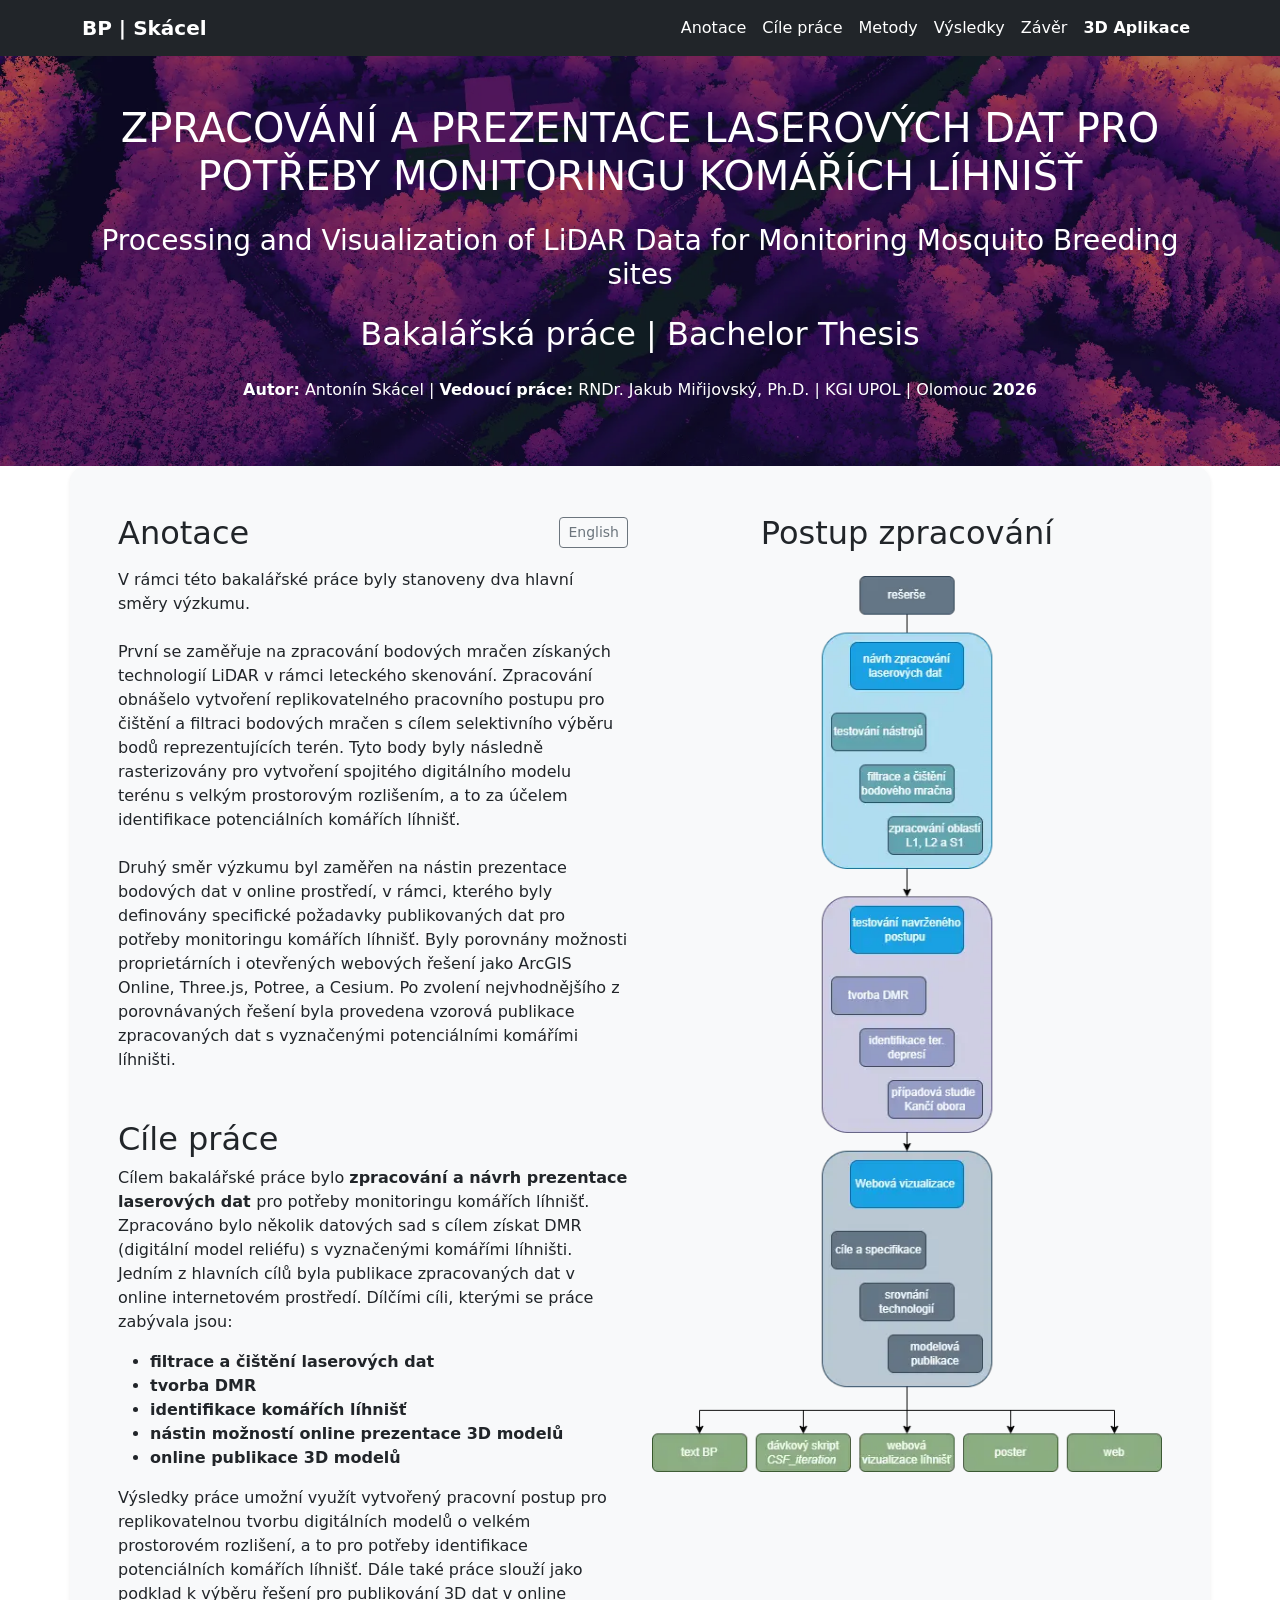
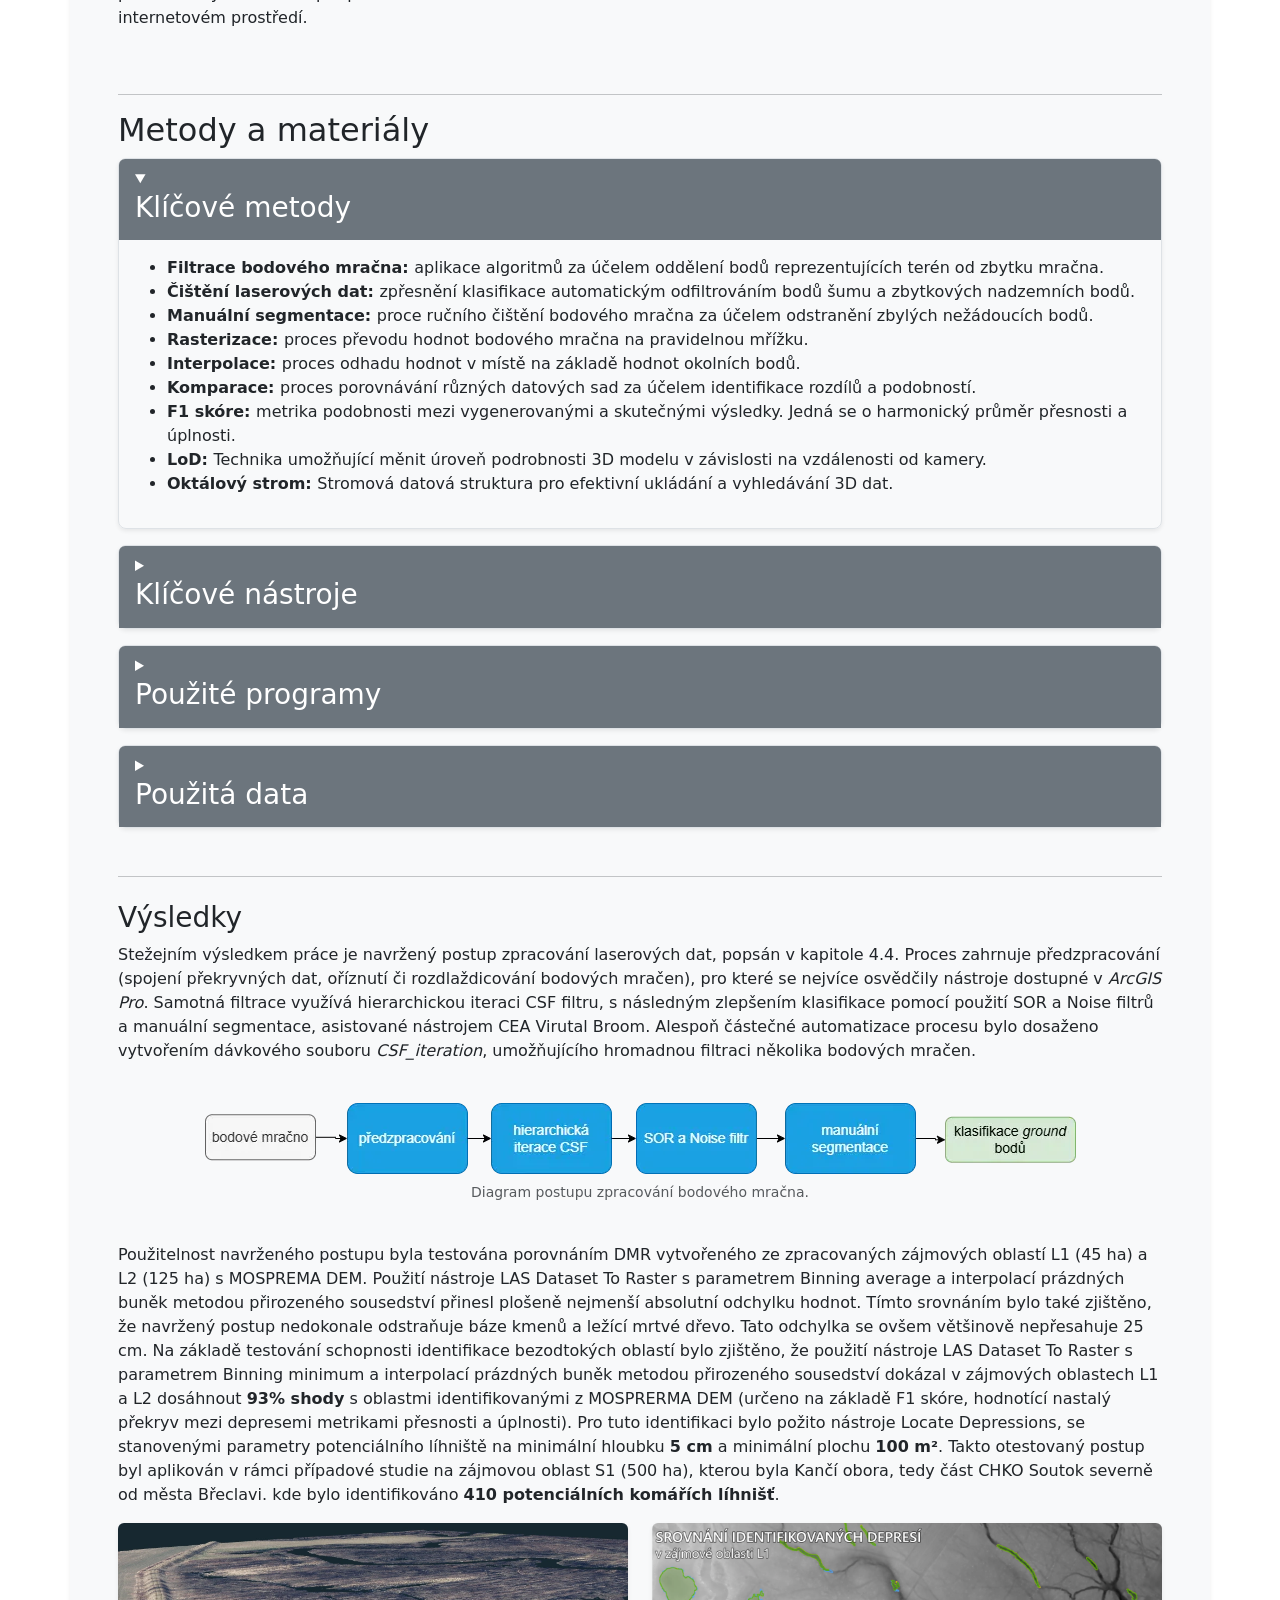
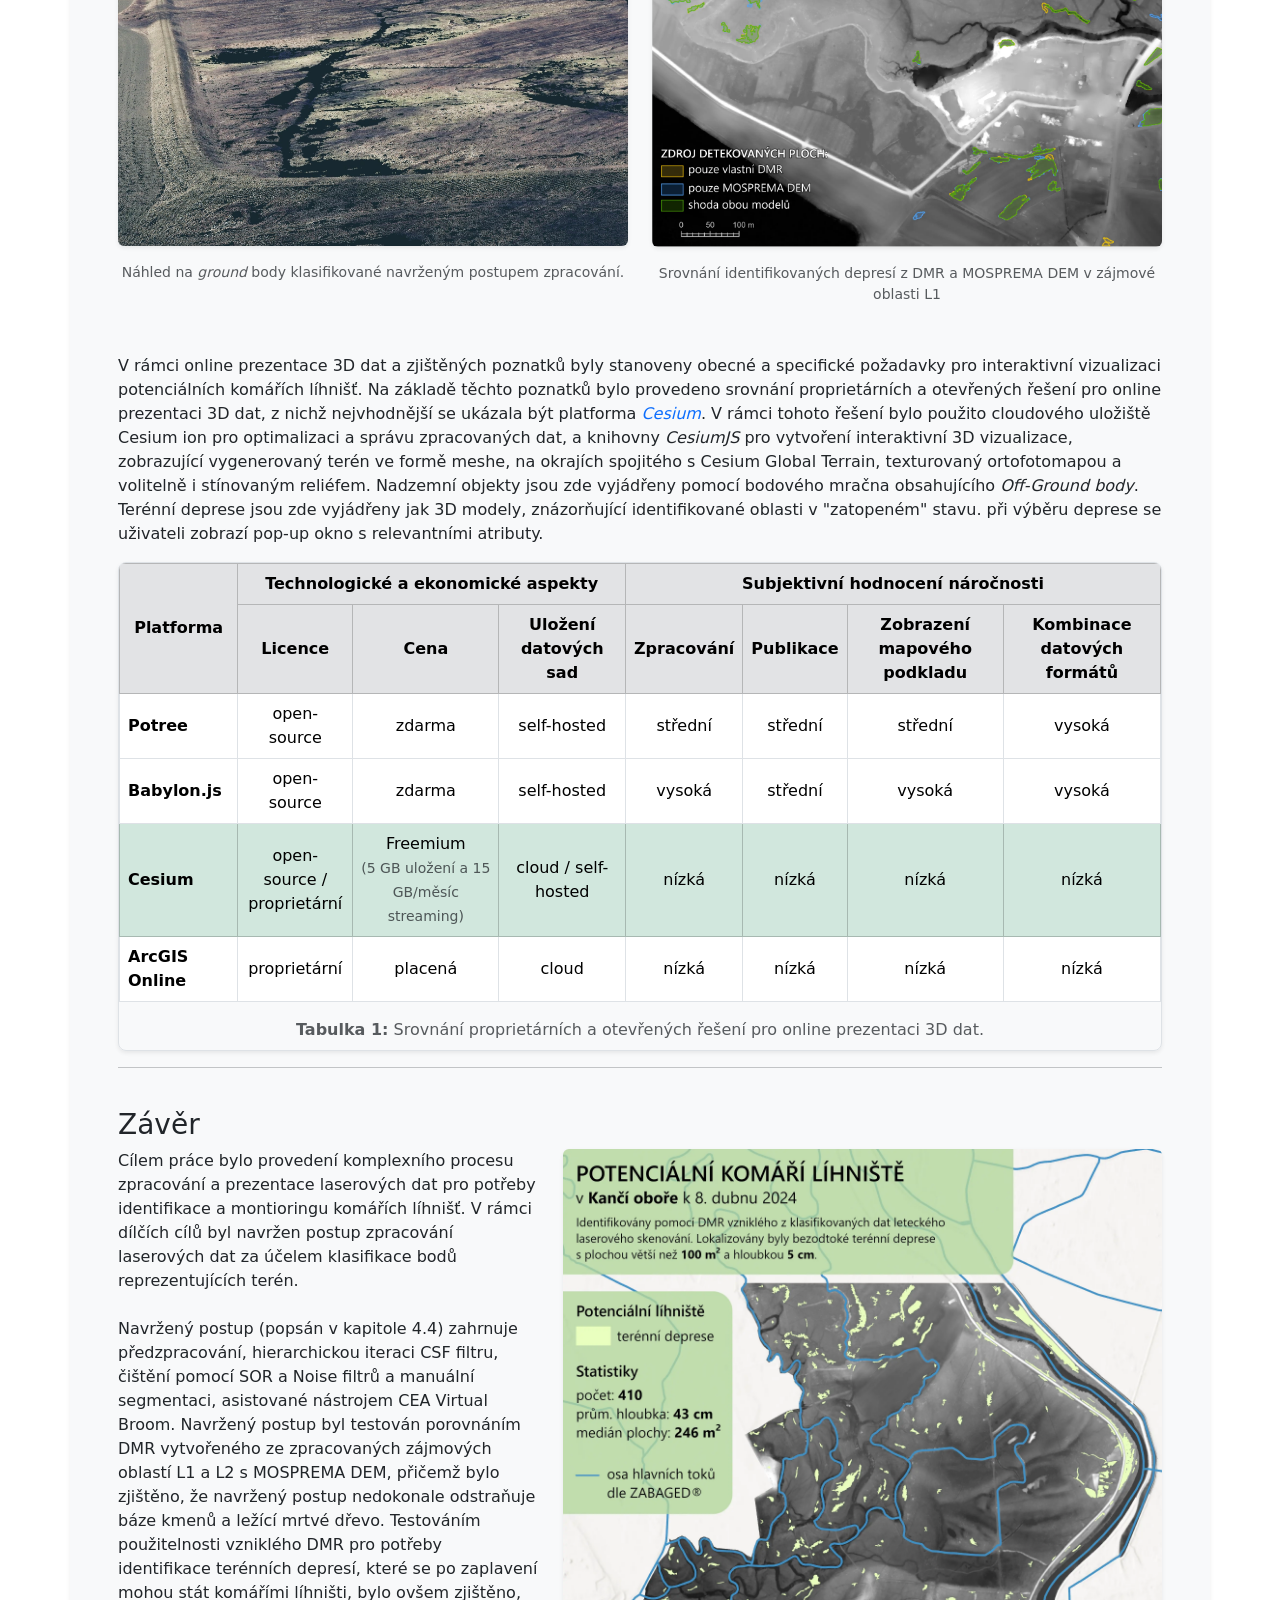
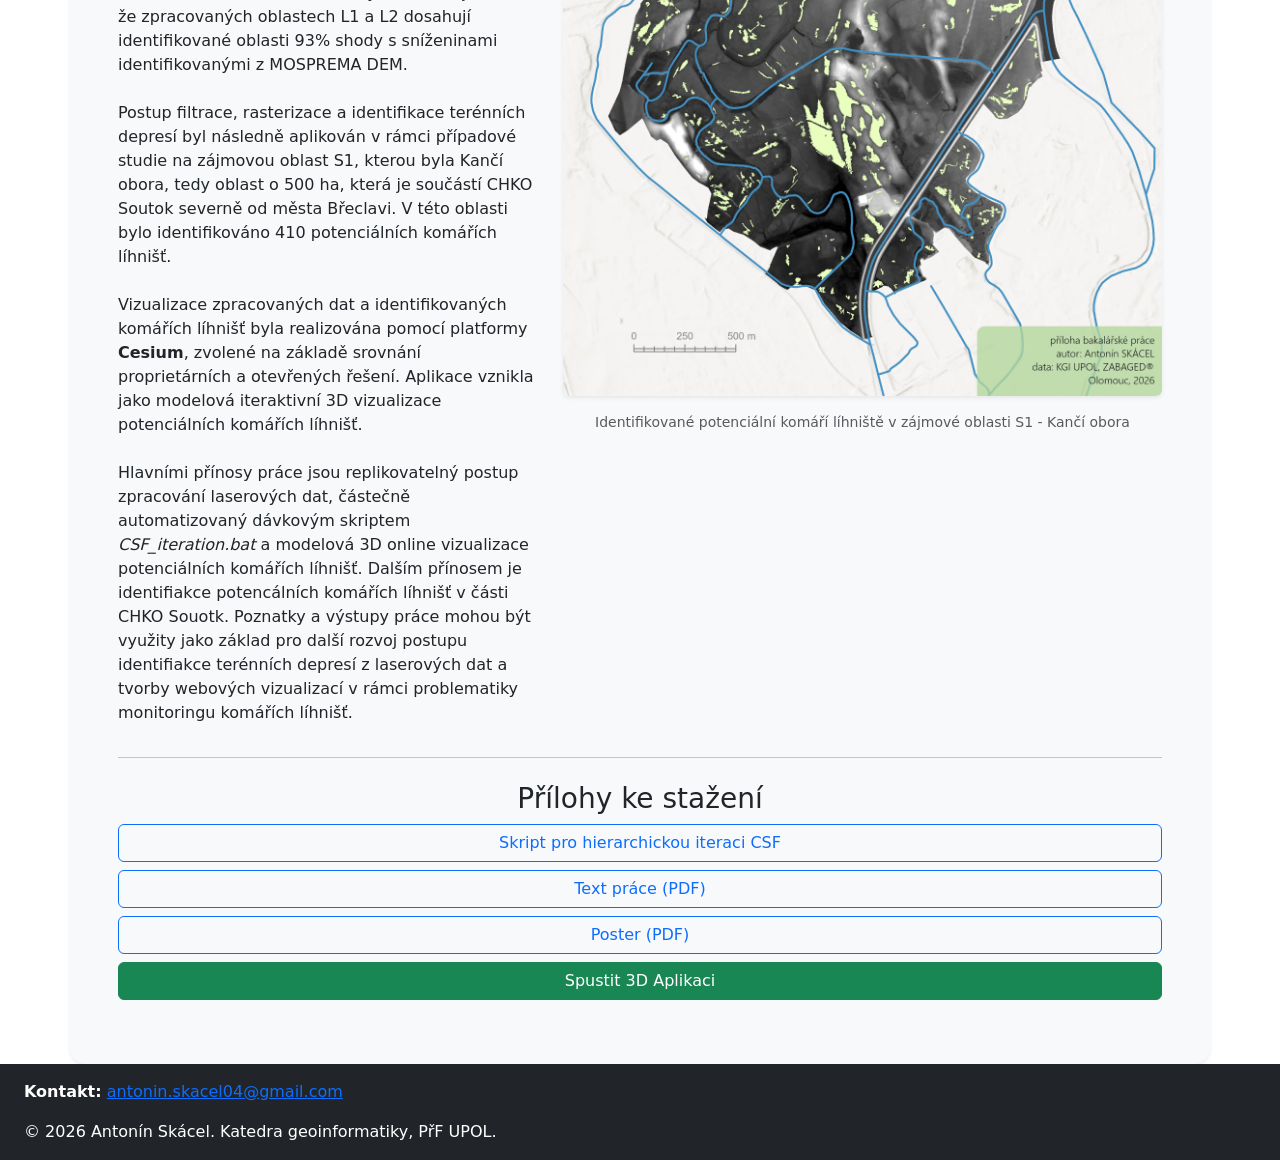
<file: index.html>
<!DOCTYPE html>
<html lang="cs">
<head>
    <meta charset="UTF-8">
    <meta name="description" content="webová stránka bakalářské práce">
    <meta name="author" content="Antonín Skácel">
    <meta name="viewport" content="width=device-width, initial-scale=1.0">
    <title>webová stránka bakalářské práce | Antonín Skácel</title>
    <link href="./css/bootstrap.min.css" rel="stylesheet">
    <link href="./css/styl.css" rel="stylesheet">
</head>
<body>
    <!-- Navigace -->
    <nav class="bg-dark sticky-top py-2">
  <div class="container d-flex flex-wrap align-items-center justify-content-between">
    
    <a class="text-white text-decoration-none fs-5 fw-bold mb-2 mb-md-0" href="#">
      BP | Skácel
    </a>

    <ul class="nav">
      <li class="nav-item"><a class="nav-link text-white px-2" href="#anotace">Anotace</a></li>
      <li class="nav-item"><a class="nav-link text-white px-2" href="#cile">Cíle práce</a></li>
      <li class="nav-item"><a class="nav-link text-white px-2" href="#metody">Metody</a></li>
      <li class="nav-item"><a class="nav-link text-white px-2" href="#vysledky">Výsledky</a></li>
      <li class="nav-item"><a class="nav-link text-white px-2" href="#zaver">Závěr</a></li>
      <li class="nav-item"><a class="nav-link text-white px-2 fw-bold" href="./cesium/cesiumlihniste.html">3D Aplikace</a></li>
    </ul>
    
  </div>
</nav>

    <!--header-->
    <header id="header" class="py-5">
        <div class="container">
            <h1>ZPRACOVÁNÍ A PREZENTACE LASEROVÝCH DAT PRO POTŘEBY MONITORINGU KOMÁŘÍCH LÍHNIŠŤ</h1>
            <h2 class="mt-4 h3">Processing and Visualization of LiDAR Data for Monitoring Mosquito Breeding sites</h2>
            <h2 class="mt-4">Bakalářská práce | Bachelor Thesis</h2>
            <p class="mt-4"><strong>Autor:</strong> Antonín Skácel | <strong>Vedoucí práce:</strong> RNDr. Jakub Miřijovský, Ph.D. | KGI UPOL | Olomouc <strong>2026</strong></p>
        </div>
    </header>

    <!--Hlavní obsah-->
    <main class="container bg-light px-md-5 py-5 rounded-4 shadow-sm">
        <!--anotace a cíle práce-->
        <section class="row mb-5 align-items-start">
            <!--anotace a přepínač jazyků-->
            <div class="col-md-6">

                <div id="anotace" class="mb-5 position-relative">
    
                <input type="checkbox" id="langToggle" class="d-none">

                <div class="d-flex justify-content-between align-items-center mb-3">
                    <h2 class="mb-0">
                        <span class="title-cz">Anotace</span>
                        <span class="title-en">Abstract</span>
                    </h2>
                    
                    <label for="langToggle" class="btn btn-outline-secondary btn-sm lang-btn cursor-pointer"></label>
                </div>

                <div class="text-cz">
                    <p>V rámci této bakalářské práce byly stanoveny dva hlavní směry výzkumu.<br>
                        <br>První se zaměřuje na zpracování bodových mračen získaných technologií LiDAR v rámci leteckého skenování. Zpracování obnášelo vytvoření replikovatelného pracovního postupu pro čištění a filtraci bodových mračen s cílem selektivního výběru bodů reprezentujících terén. Tyto body byly následně rasterizovány pro vytvoření spojitého digitálního modelu terénu s velkým prostorovým rozlišením, a to za účelem identifikace potenciálních komářích líhnišť.
                        <br><br>Druhý směr výzkumu byl zaměřen na nástin prezentace bodových dat v online prostředí, v rámci, kterého byly definovány specifické požadavky publikovaných dat pro potřeby monitoringu komářích líhnišť. Byly porovnány možnosti proprietárních i otevřených webových řešení jako ArcGIS Online, Three.js, Potree, a Cesium. Po zvolení nejvhodnějšího z porovnávaných řešení byla provedena vzorová publikace zpracovaných dat s vyznačenými potenciálními komářími líhništi.
                    </p>
                </div>

                <div class="text-en">
                    <p>This bachelor's thesis identified two main areas of research.<br>
                        <br>The first focuses on the processing of point clouds acquired using LiDAR technology during aerial scanning. The processing involved creating a reproducible workflow for cleaning and filtering point clouds with the aim of selectively choosing points representing the terrain. These points were subsequently rasterized to create a continuous digital terrain model with high spatial resolution, for the purpose of identifying potential mosquito breeding sites.
                        <br><br>The second research direction focused on outlining the presentation of point data in an online environment, within which specific requirements for published data were defined for the needs of monitoring mosquito breeding sites. The capabilities of both proprietary and open-source web solutions, such as ArcGIS Online, Three.js, Potree, and Cesium, were compared. After selecting the most suitable solution from those compared, a sample publication of the processed data was created, highlighting potential mosquito breeding sites.
                    </p>
                </div>

            </div>
                
                <div id="cile" class="mb-6"> <h2>Cíle práce</h2>
                    <p>Cílem bakalářské práce bylo <strong>zpracování a návrh prezentace laserových dat </strong>pro potřeby monitoringu komářích líhnišť. Zpracováno bylo několik datových sad s cílem získat DMR (digitální model reliéfu) s vyznačenými komářími líhništi. Jedním z hlavních cílů byla publikace zpracovaných dat v online internetovém prostředí. Dílčími cíli, kterými se práce zabývala jsou:</p>
                    <ul>
                        <li><strong>filtrace a čištění laserových dat</strong>
                            <!--<p>V rámci tohoto dílčího cíle bylo nutné vytvořit replikovatelný postup zpracování bodových mračen tak, aby výstupem byly pouze body reprezentující povrch. Bylo nutné nutné zvolit 
                                a odůvodnit výběr metod a nástrojů dostupných v proprietárních SW (software) 3Dsurvey, ArcGIS Pro a otevřeném SW CloudCompare.</p>-->
                        </li>
                        <li><strong>tvorba DMR</strong>
                            <!--<p>V rámci tohoto dílčího cíle je třeba z klasifikovaných laserových dat vytvořit digitální model reliéfu (DMR) s vysokým prostorovým rozlišením. Použitá metody tvorby DMR musí být popsána a odůvodněna, její výsledek bude porovnán s poskytnutým MOSPREMA DEM.</p>-->
                        </li>
                        <li><strong>identifikace komářích líhnišť</strong>
                            <!--<p>V rámci tohoto dílčího cíle je třeba identifikovat a vyznačit komáří líhniště na základě zpracovaných laserových dat.</p>-->
                        </li>
                        <li><strong>nástin možností online prezentace 3D modelů</strong>
                            <!--<p>V rámci tohoto dílčího cíle budou stanoveny požadavky na publikování 3D prostorových dat pro potřeby monitoringu komářích líhnišť v online internetovém prostředí. Porovnány budou nejvhodnější proprietární a otevřená řešení zvolená v rámci rešerše.</p>-->
                        </li>
                        <li><strong>online publikace 3D modelů</strong>
                            <!--<p>V rámci tohoto dílčího cíle bude provedena samotná publikace 3D prostorových dat, a to na vybraném řešení a v souladu s požadavky stanovenými v předchozím kroku.</p>-->
                        </li>
                    </ul>
                    <p>Výsledky práce umožní využít vytvořený pracovní postup pro replikovatelnou tvorbu digitálních modelů o velkém prostorovém rozlišení, a to pro potřeby identifikace potenciálních komářích líhnišť. Dále také práce slouží jako podklad k výběru řešení pro publikování 3D dat v online internetovém prostředí.</p>
                </div>
            </div>

            <div class="col-md-6 text-center">
                <h2 class="pb-3">Postup zpracování</h2>
                <img src="./img/flowchart.webp" alt="postup zpracování" class="img-fluid">
            </div>
        </section>
        <hr>
        <!--metody-->
        <section id="metody" class="mb-5">
            <h2>Metody a materiály</h2>
            <details class="mb-3 border rounded-3 shadow-sm" open>
                <summary class="bg-secondary text-white px-3 py-2 rounded-top cursor-pointer"><h3>Klíčové metody</h3></summary>
                <div class="p-3">
                    <ul>
                        <li><b>Filtrace bodového mračna: </b>aplikace algoritmů za účelem oddělení bodů reprezentujících terén od zbytku mračna.</li>
                        <li><b>Čištění laserových dat: </b>zpřesnění klasifikace automatickým odfiltrováním bodů šumu a zbytkových nadzemních bodů.</li>
                        <li><b>Manuální segmentace: </b>proce ručního čištění bodového mračna za účelem odstranění zbylých nežádoucích bodů.</li>
                        <li><b>Rasterizace: </b>proces převodu hodnot bodového mračna na pravidelnou mřížku.</li>
                        <li><b>Interpolace: </b>proces odhadu hodnot v místě na základě hodnot okolních bodů.</li>
                        <li><b>Komparace: </b>proces porovnávání různých datových sad za účelem identifikace rozdílů a podobností.</li>
                        <li><b>F1 skóre: </b>metrika podobnosti mezi vygenerovanými a skutečnými výsledky. Jedná se o harmonický průměr přesnosti a úplnosti.</li>
                        <li><b>LoD: </b>Technika umožňující měnit úroveň podrobnosti 3D modelu v závislosti na vzdálenosti od kamery.</li>
                        <li><b>Oktálový strom: </b>Stromová datová struktura pro efektivní ukládání a vyhledávání 3D dat.</li>
                    </ul>
                </div>
            </details>

            <details class="mb-3 border rounded-3 shadow-sm">
                <summary class="bg-secondary text-white px-3 py-2 rounded-top cursor-pointer"><h3>Klíčové nástroje</h3></summary>
                <div class="p-3">
                    <ul>
                        <li><b>Filtrace laserových dat: </b>Cloth Simulation Filter (CSF) v SW <em>CloudCompare</em> a poloautomatická klasifikace bodového mračna v SW <em>3DSurvey</em></li>
                        <li><b>Čištění laserových dat: </b>SOR a Noise filtry, CEA Virtual Broom v SW <em>CloudCompare</em> a nástroje pro manuální segmentaci bodového mračna v SW <em>3DSurvey</em></li>
                        <li><b>Tvorba DMR: </b>nástroj LAS Dataset To Raster v SW <em>ArcGIS Pro</em></li>
                        <li><b>Identifikace potenciálních komářích líhnišť: </b>Locate Depressions v SW <em>ArcGIS Pro</em></li>
                        <li><b>Online prezentace 3D modelů: </b> platforma <em>Cesium</em> a WebGL <em>Potree</em></li>
                    </ul>
                </div>
            </details>
            <details class="mb-3 border rounded-3 shadow-sm">
                <summary class="bg-secondary text-white px-3 py-2 rounded-top cursor-pointer"><h3>Použité programy</h3></summary>
                <div class="p-3">
                    <ul>
                        <li><b>CloudComapre: </b>Zpracování laserových dat</li>
                        <li><b>3DSurvey: </b>Zpracování laserových dat</li>
                        <li><b>ArcGIS Pro: </b>Tvorba DMR, identifikace terénních depresí a vizualizace</li>
                        <li><b>Cesium ion: </b>Optimalizace, uložení a prezentace dat</li>
                        <li><b>CesiumJS: </b>Vizualizace 3D modelů v online prostředí</li>
                        <li><b>Potree: </b>Vizualizace masivního bodového mračna</li>
                        <li><b>PotreeConverter: </b> Optimalizace masivního bodového mračna</li>
                    </ul>
                </div>
            </details>
            <details class="mb-3 border rounded-3 shadow-sm">
                <summary class="bg-secondary text-white px-3 py-2 rounded-top cursor-pointer"><h3>Použitá data</h3></summary>
                <div class="p-3">
                    <ul>
                        <li><b>MOSPREMA LiDAR: </b>výsledky leteckého skenování CHKO Litovelské Pomoraví ve formátu LAZ. Použita pro testování postupu zpracování zájmových oblasti L1 a L2.</li>
                        <li><b>Soutok LiDAR: </b>výsledky leteckého skenování části CHKO Soutok ve formátu LAZ. Použita pro testování hromadného zpracování zájmové oblasti S1 v rámci případové studie části CHKO Soutok - Kančí obory.</li>
                        <li><b>MOSPREMA DEM: </b>digitální model terénu vzniklý z MOSPREMA LiDAR dat. Použit ke komparaci s vytvořeným DMR.</li>
                        <li><b>ArcČR: </b>vektorová databáze obsahující administrativní datové vrstvy. V rámci práce využita pro tvorbu mapových vizualizací.</li>
                        <li><b>HY_P: </b>vektorová databáze z INSPIRE tématu VODSTVO, použitá pro filtraci identifikovaných bezodtokých oblastí.</li>
                        <li><b>VZCHU: </b>vektorová vrstva velkopločných zvláštně chráněných území, poskytovaná AOPK ČR.</li>
                        <li><b>Klad listů SM5: </b>vektorová síť mřížka listů Státní mapy 1 : 5 000. Použita pro rozčlenění zájmové oblasti S1</li>
                    </ul>
                </div>
            </details>
        </section>
        <hr>
        <section>
            <h2 id="vysledky" class=" h3 mt-4">Výsledky</h2>
            <p>Stežejním výsledkem práce je navržený postup zpracování laserových dat, popsán v kapitole 4.4. Proces zahrnuje předzpracování (spojení překryvných dat, oříznutí či rozdlaždicování bodových mračen), pro které se nejvíce osvědčily nástroje dostupné v <em>ArcGIS Pro</em>.
            Samotná filtrace využívá hierarchickou iteraci CSF filtru, s následným zlepšením klasifikace pomocí použití SOR a Noise filtrů a manuální segmentace, asistované nástrojem CEA Virutal Broom.
            Alespoň částečné automatizace procesu bylo dosaženo vytvořením dávkového souboru <em>CSF_iteration</em>, umožňujícího hromadnou filtraci několika bodových mračen.<br>
            <br></p> 
            
            <figure class="figure text-center d-block">
             <img src="./img/zpracovani_mracna.webp" alt="zpracování mračna" class="figure-img img-fluid d-block mx-auto">
             <figcaption class="figure-caption text-center">Diagram postupu zpracování bodového mračna.</figcaption>
            </figure>
            <p><br>Použitelnost navrženého postupu byla testována porovnáním DMR vytvořeného ze zpracovaných zájmových oblastí L1 (45 ha) a L2 (125 ha) s MOSPREMA DEM. Použití nástroje LAS Dataset To Raster s parametrem Binning average a interpolací prázdných buněk metodou přirozeného sousedství přinesl plošeně nejmenší absolutní odchylku hodnot. Tímto srovnáním bylo také zjištěno, že navržený postup nedokonale odstraňuje báze kmenů a ležící mrtvé dřevo. Tato odchylka se ovšem většinově nepřesahuje 25 cm.
            Na základě testování schopnosti identifikace bezodtokých oblastí bylo zjištěno, že použití nástroje LAS Dataset To Raster s parametrem Binning minimum a interpolací prázdných buněk metodou přirozeného sousedství dokázal v zájmových oblastech L1 a L2 dosáhnout <strong>93% shody</strong> s oblastmi identifikovanými z MOSPRERMA DEM (určeno na základě F1 skóre, hodnotící nastalý překryv mezi depresemi metrikami přesnosti a úplnosti). Pro tuto identifikaci bylo požito nástroje Locate Depressions, se stanovenými parametry potenciálního líhniště na minimální hloubku <strong>5 cm</strong> a minimální plochu <strong>100 m²</strong>.
            Takto otestovaný postup byl aplikován v rámci případové studie na zájmovou oblast S1 (500 ha), kterou byla Kančí obora, tedy část CHKO Soutok severně od města Břeclavi. kde bylo identifikováno <strong>410 potenciálních komářích líhnišť</strong>.</p>

                <div class="row g-4 mb-5">
                    
                    <div class="col-md-6">
                        <figure class="figure mb-0">
                            <img src="./img/Ground_Points_closeup.webp" class="figure-img img-fluid rounded shadow-sm" alt="Srovanni depresi L1">
                            <figcaption class="figure-caption text-center mt-2">
                                Náhled na <em>ground</em> body klasifikované navrženým postupem zpracování.
                            </figcaption>
                        </figure>
                    </div>

                    <div class="col-md-6">
                        <figure class="figure mb-0">
                            <img src="./img/L1Deprese_label.webp" class="figure-img img-fluid rounded shadow-sm" alt="Srovanni depresi L1">
                            <figcaption class="figure-caption text-center mt-2">
                                Srovnání identifikovaných depresí z DMR a MOSPREMA DEM v zájmové oblasti L1
                            </figcaption>
                        </figure>
                    </div>
                </div>
            <p>V rámci online prezentace 3D dat a zjištěných poznatků byly stanoveny obecné a specifické požadavky pro interaktivní vizualizaci potenciálních komářích líhnišť. Na základě těchto poznatků bylo provedeno srovnání proprietárních a otevřených řešení pro online prezentaci 3D dat, z nichž nejvhodnější se ukázala být platforma <a href="https://cesium.com" class="text-decoration-none"><em>Cesium</em></a>. V rámci tohoto řešení bylo použito cloudového uložiště Cesium ion pro optimalizaci a správu zpracovaných dat, a knihovny <em>CesiumJS</em> pro vytvoření interaktivní 3D vizualizace, zobrazující vygenerovaný terén ve formě meshe, na okrajích spojitého s Cesium Global Terrain, texturovaný ortofotomapou a volitelně i stínovaným reliéfem. Nadzemní objekty jsou zde vyjádřeny pomocí bodového mračna obsahujícího <em>Off-Ground body</em>. Terénní deprese jsou zde vyjádřeny jak 3D modely, znázorňující identifikované oblasti v "zatopeném" stavu. při výběru deprese se uživateli zobrazí pop-up okno s relevantními atributy.</p>

                <div class="table-responsive shadow-sm rounded-3 border mb-2">
                    <table class="table table-hover table-bordered align-middle text-center mb-0">
                        <caption class="table-caption text-center mb-0 mt-2">
                            <strong>Tabulka 1:</strong> Srovnání proprietárních a otevřených řešení pro online prezentaci 3D dat.
                        </caption>
                        <thead class="table-secondary">
                            <tr>
                                <th rowspan="2" class="align-middle">Platforma</th>
                                <th colspan="3">Technologické a ekonomické aspekty</th>
                                <th colspan="4">Subjektivní hodnocení náročnosti</th>
                            </tr>
                            <tr>
                                <th class="align-middle">Licence</th>
                                <th class="align-middle">Cena</th>
                                <th class="align-middle">Uložení datových sad</th>
                                <th class="align-middle">Zpracování</th>
                                <th class="align-middle">Publikace</th>
                                <th class="align-middle">Zobrazení mapového podkladu</th>
                                <th class="align-middle">Kombinace datových formátů</th>
                            </tr>
                        </thead>
                        
                        <tbody>
                            <tr>
                                <th scope="row" class="text-start">Potree</th>
                                <td>open-source</td>
                                <td>zdarma</td>
                                <td>self-hosted</td>
                                <td>střední</td>
                                <td>střední</td>
                                <td>střední</td>
                                <td>vysoká</td>
                            </tr>
                            
                            <tr>
                                <th scope="row" class="text-start">Babylon.js</th>
                                <td>open-source</td>
                                <td>zdarma</td>
                                <td>self-hosted</td>
                                <td>vysoká</td>
                                <td>střední</td>
                                <td>vysoká</td>
                                <td>vysoká</td>
                            </tr>
                            
                            <tr class="table-success">
                                <th scope="row" class="text-start">Cesium</th>
                                <td>open-source /<br>proprietární</td>
                                <td>Freemium<br><small class="text-muted">(5 GB uložení a 15 GB/měsíc streaming)</small></td>
                                <td>cloud / self-hosted</td>
                                <td>nízká</td>
                                <td>nízká</td>
                                <td>nízká</td>
                                <td>nízká</td>
                            </tr>
                            
                            <tr>
                                <th scope="row" class="text-start">ArcGIS Online</th>
                                <td>proprietární</td>
                                <td>placená</td>
                                <td>cloud</td>
                                <td>nízká</td>
                                <td>nízká</td>
                                <td>nízká</td>
                                <td>nízká</td>
                            </tr>
                        </tbody>
                    </table>
                </div>
        </section>
        <hr>
        <section>
            <div class="row">
                <h2 id="zaver" class=" h3 mt-4">Závěr</h2>
                <div class="col-md-5">
                    <p>Cílem práce bylo provedení komplexního procesu zpracování a prezentace laserových dat pro potřeby identifikace a montioringu komářích líhnišť. V rámci dílčích cílů byl navržen postup zpracování laserových dat za účelem klasifikace bodů reprezentujících terén.
                        <br><br>Navržený postup (popsán v kapitole 4.4) zahrnuje předzpracování, hierarchickou iteraci CSF filtru, čištění pomocí SOR a Noise filtrů a manuální segmentaci, asistované nástrojem CEA Virtual Broom. Navržený postup byl testován porovnáním DMR vytvořeného ze zpracovaných zájmových oblastí L1 a L2 s MOSPREMA DEM, přičemž bylo zjištěno, že navržený postup nedokonale odstraňuje báze kmenů a ležící mrtvé dřevo. Testováním použitelnosti vzniklého DMR pro potřeby identifikace terénních depresí, které se po zaplavení mohou stát komářími líhništi, bylo ovšem zjištěno, že zpracovaných oblastech L1 a L2 dosahují identifikované oblasti 93% shody s sníženinami identifikovanými z MOSPREMA DEM.<br><br>
                        Postup filtrace, rasterizace a identifikace terénních depresí byl následně aplikován v rámci případové studie na zájmovou oblast S1, kterou byla Kančí obora, tedy oblast o 500 ha, která je součástí CHKO Soutok severně od města Břeclavi. V této oblasti bylo identifikováno 410 potenciálních komářích líhnišť.<br><br>
                        Vizualizace zpracovaných dat a identifikovaných komářích líhnišť byla realizována pomocí platformy <strong>Cesium</strong>, zvolené na základě srovnání proprietárních a otevřených řešení. Aplikace vznikla jako modelová iteraktivní 3D vizualizace potenciálních komářích líhnišť.  
                        <br><br>Hlavními přínosy práce jsou replikovatelný postup zpracování laserových dat, částečně automatizovaný dávkovým skriptem <em>CSF_iteration.bat</em> a modelová 3D online vizualizace potenciálních komářích líhnišť. Dalším přínosem je identifiakce potencálních komářích líhnišť v části CHKO Souotk. Poznatky a výstupy práce mohou být využity jako základ pro další rozvoj postupu identifiakce terénních depresí z laserových dat a tvorby webových vizualizací v rámci problematiky monitoringu komářích líhnišť.
                </div>
                <div class="col-md-7">
                    <figure class="figure mb-0">
                        <img src="./img/Obora_Viz.webp" class="figure-img img-fluid rounded shadow-sm w-100" alt="Deprese obora">
                        <figcaption class="figure-caption text-center mt-2">
                            Identifikované potenciální komáří líhniště v zájmové oblasti S1 - Kančí obora
                        </figcaption>
                    </figure>
                </div>
            </div>
        </section>
        <hr>
        <section>
            <div class="bg-light rounded">
                <h2 class="h3 mt-4 text-center">Přílohy ke stažení</h2>
                <ul class="list-unstyled">
                    <li><a href="./docs/CSF_iteration.rar" class="btn btn-outline-primary mb-2 w-100">Skript pro hierarchickou iteraci CSF</a></li>
                    <li><a href="./docs/BC_SKACEL.docx" class="btn btn-outline-primary mb-2 w-100">Text práce (PDF)</a></li>
                    <li><a href="./docs/skacel.pdf" class="btn btn-outline-primary mb-2 w-100">Poster (PDF)</a></li>
                    <li><a href="./cesium/cesiumlihniste.html" class="btn btn-success w-100">Spustit 3D Aplikaci</a></li>
                </ul>
            </div>
        </section>

    </main>

    <footer class="bg-dark text-white text-left py-3 px-4">
        <p><strong>Kontakt:</strong> <a href="mailto:antonin.skacel04@gmail.com">antonin.skacel04@gmail.com</a></p>
        <p class="mb-0">&copy; 2026 Antonín Skácel. Katedra geoinformatiky, PřF UPOL.</p>
    </footer>

</body>
</html>
</file>
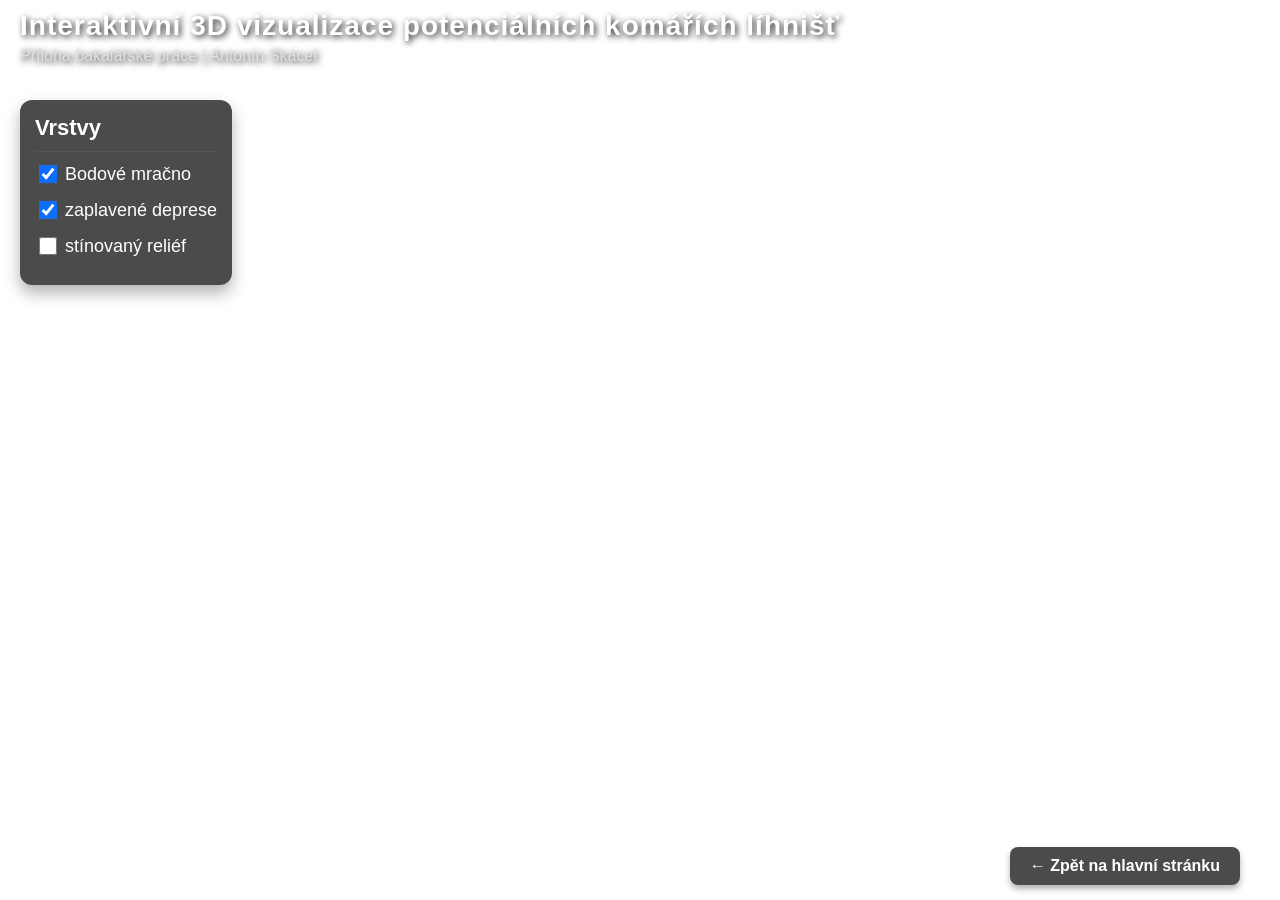
<file: cesium/cesiumlihniste.html>
<!DOCTYPE html>
<html lang="cs">
  <head>
    <meta charset="utf-8">
    <meta name="description" content="webová aplikace - příloha bakalářské práce">
    <meta name="author" content="Antonín Skácel">
    <script src="https://cesium.com/downloads/cesiumjs/releases/1.139.1/Build/Cesium/Cesium.js"></script>
    <link href="https://cesium.com/downloads/cesiumjs/releases/1.139.1/Build/Cesium/Widgets/widgets.css" rel="stylesheet">
    <link href="./css/style.css" rel="stylesheet">
    <link rel="icon" href="data:,">
    <title>Vizualizace potenciálních komářích líhnišť</title>
  </head>
  <body>
    <a href="../index.html" id="HomePage"> ← Zpět na hlavní stránku </a>
    <div id="header">
      <h1>Interaktivní 3D vizualizace potenciálních komářích líhnišť</h1>
      <p>Příloha bakalářské práce | Antonín Skácel</p>
    </div>
    
    <div id="cesiumContainer"></div>

    <div id="vrstvyMenu">
      <h2>Vrstvy</h2>

      <div class="tlacitko">
        <input type="checkbox" id="toggleMracno" checked>
        <label for="toggleMracno" style="cursor: pointer;">Bodové mračno</label>
      </div>
    

      <div class="tlacitko">
        <input type="checkbox" id="toggleDeprese" checked>
        <label for="toggleDeprese" style="cursor: pointer;">zaplavené deprese</label>
      </div>

      <div class="tlacitko">
        <input type="checkbox" id="toggleHillshade">
        <label for="toggleHillshade" style="cursor: pointer;">stínovaný reliéf</label>
    </div>
  </div>

  <div>
    <script src="./js/index.js" type="module"></script>
  </div>
  </body>
</html>
</file>
<file: css/styl.css>
/* ˇ^ˇ^˘^  TLAČÍTKO PRO PŘEPÍNÁNÍ JAZYKA ˇ^ˇ^˘^ */
/* -VÝCHOZÍ STAV- */
.text-en,.title-en {
    display: none;
}

/* Výchozí text na tlačítku */
.lang-btn::after {
    content: "English";
}



/* -STAV PO KLIKNUTÍ (Zaškrtnutý checkbox)- */

#langToggle:checked ~ .text-cz {display: none;}
#langToggle:checked ~ div .title-cz {display: none;}

#langToggle:checked ~ .text-en {display: block;}
#langToggle:checked ~ div .title-en {display: block;}

#langToggle:checked ~ div .lang-btn::after {
    content: "Čeština";
}

/* ˇ^ˇ^˘^  POZADÍ HEADERU ˇ^ˇ^˘^ */
#header {
    background-image: url('../img/Heightmap.webp');
    background-size: cover;
    background-position: center;
    background-repeat: no-repeat;

    color: white;
    text-align: center;
    padding: 80px 20px;

    position: relative;
}

#header::before {
    content: "";
    position: absolute;
    top: 0;
    left: 0;
    width: 100%;
    height: 100%;
    background: rgba(0, 0, 0, 0.3); /* Tmavý filtr */
}

#header h1, #header h2, #header p {
    position: relative;
    z-index: 1; /* Posune text nad ten tmavý filtr */
}
</file>
<file: cesium/css/style.css>
html, body {
    margin: 0;
    padding: 0;
    box-sizing: border-box;
    overflow: hidden;
}

/* Plovoucí navigace zpět */
#HomePage {
    position: absolute;
    bottom:15px;
    right: 40px;
    z-index: 100;
    background-color: rgba(30, 30, 30, 0.8);
    color: white;
    padding: 10px 20px;
    text-decoration: none;
    font-family: 'Segoe UI', Tahoma, Geneva, Verdana, sans-serif;
    font-weight: bold;
    border-radius: 8px;
    box-shadow: 0 4px 6px rgba(0,0,0,0.3);
    transition: background-color 0.3s ease;
}

#HomePage:hover {
    background-color: rgba(70, 70, 70, 0.95);
}

#header {
    position: absolute;
    top: 10px;
    left: 20px;
    z-index: 100;
    color: white;
    font-family: 'Segoe UI', Tahoma, Geneva, Verdana, sans-serif;
    text-shadow: 2px 2px 6px rgba(0,0,0,0.9);
    pointer-events: none;
}

#header h1 {
    margin: 0;
    font-size: 28px;
    letter-spacing: 1px;
}

#header p {
    margin: 5px 0 0 0;
    font-size: 16px;
    color: #e0e0e0;
}

h2 {
    margin-top: 0;
    margin-bottom: 12px;
    font-size: 16px;
    border-bottom: 1px solid #555;
    padding-bottom: 5px;
}

#vrstvyMenu {
position: absolute;
top: 100px;
left: 20px;
z-index: 10;
background: rgba(30, 30, 30, 0.8);
color: white; 
padding: 15px;
border-radius: 12px;
font-family: 'Segoe UI', Tahoma, Verdana, sans-serif;
box-shadow: 0 8px 16px rgba(0,0,0,0.3);
}

#vrstvyMenu h2 {
    font-size: 22px;
    margin-top: 0;
    margin-bottom: 10px;
    border-bottom: 1px solid #555;
    padding-bottom: 10px;
}
.tlacitko {
    margin-bottom: 12px;
    display: flex;
    align-items: center;
}
.tlacitko input[type="checkbox"] {
    margin-right: 8px;
    width: 18px;
    height: 18px;
    cursor: pointer;
    accent-color: #0d6efd;
}

.tlacitko label {
    font-size: 18px;
    cursor: pointer;
}

#cesiumContainer {
    height: 100vh;
}
</file>
